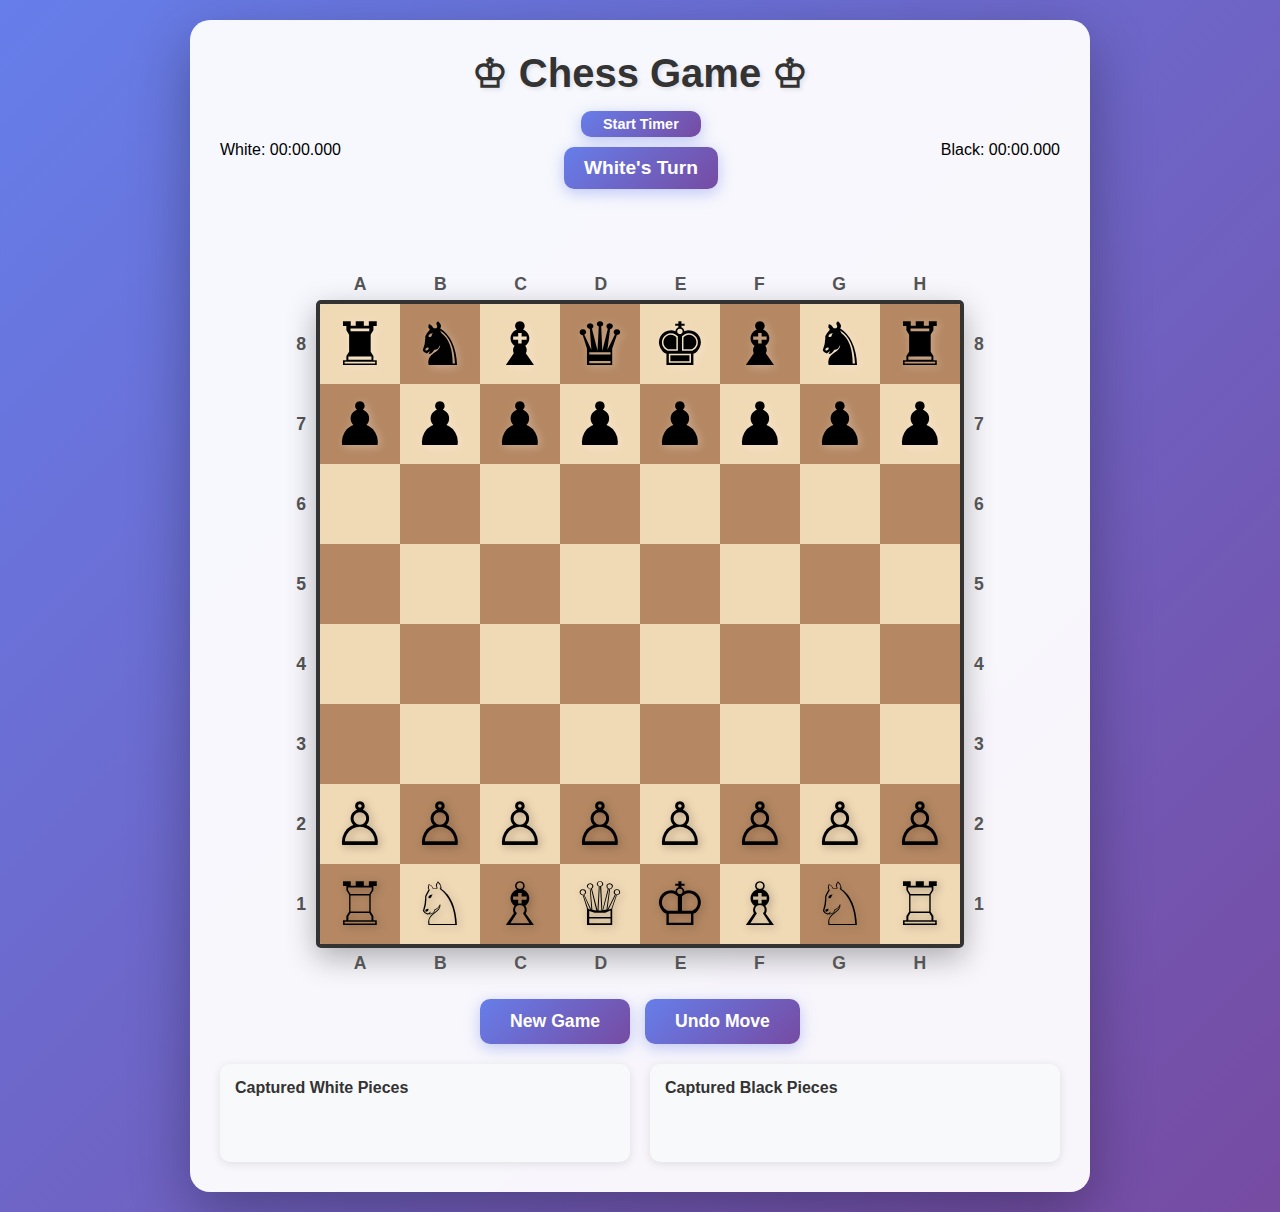
<file: index.html>
<!DOCTYPE html>
<html lang="en">

<head>
    <meta charset="UTF-8">
    <meta name="viewport"
        content="width=device-width, initial-scale=1.0, maximum-scale=1.0, user-scalable=no, viewport-fit=cover">
    <meta name="apple-mobile-web-app-capable" content="yes">
    <meta name="mobile-web-app-capable" content="yes">
    <title>Chess Game - Checkmate Edition</title>
    <link rel="stylesheet" href="styles.css">
</head>

<body>
    <div class="game-container">
        <div class="header">
            <h1>♔ Chess Game ♔</h1>
            <div class="game-info">
                <div class="timer" id="timer-white">
                    <span class="player-label">White:</span>
                    <span class="time-display">00:00.000</span>
                </div>

                <div class="center-info" style="display: flex; flex-direction: column; align-items: center; gap: 10px;">
                    <button id="start-timer-btn" class="btn secondary-btn"
                        style="padding: 5px 15px; font-size: 0.9em; margin: 0; min-width: 120px;">Start Timer</button>
                    <div class="turn-indicator">
                        <span id="current-turn">White's Turn</span>
                    </div>
                </div>

                <div class="timer" id="timer-black">
                    <span class="player-label">Black:</span>
                    <span class="time-display">00:00.000</span>
                </div>
            </div>
            <div class="status-message" id="status-message" style="margin-top: 15px;"></div>
        </div>

        <div class="board-container">
            <div class="coordinates coordinates-top">
                <span>A</span><span>B</span><span>C</span><span>D</span><span>E</span><span>F</span><span>G</span><span>H</span>
            </div>
            <div class="board-wrapper">
                <div class="coordinates coordinates-left">
                    <span>8</span><span>7</span><span>6</span><span>5</span><span>4</span><span>3</span><span>2</span><span>1</span>
                </div>
                <div id="chessboard" class="chessboard"></div>
                <div class="coordinates coordinates-right">
                    <span>8</span><span>7</span><span>6</span><span>5</span><span>4</span><span>3</span><span>2</span><span>1</span>
                </div>
            </div>
            <div class="coordinates coordinates-bottom">
                <span>A</span><span>B</span><span>C</span><span>D</span><span>E</span><span>F</span><span>G</span><span>H</span>
            </div>
        </div>

        <div class="controls">
            <button id="reset-btn" class="btn">New Game</button>
            <button id="undo-btn" class="btn">Undo Move</button>
        </div>

        <div class="captured-pieces">
            <div class="captured-section">
                <h3>Captured White Pieces</h3>
                <div id="captured-white" class="captured-list"></div>
            </div>
            <div class="captured-section">
                <h3>Captured Black Pieces</h3>
                <div id="captured-black" class="captured-list"></div>
            </div>
        </div>
    </div>

    <script src="chess.js"></script>
</body>

</html>
</file>
<file: styles.css>
* {
    margin: 0;
    padding: 0;
    box-sizing: border-box;
}

body {
    font-family: 'Segoe UI', Tahoma, Geneva, Verdana, sans-serif;
    background: linear-gradient(135deg, #667eea 0%, #764ba2 100%);
    min-height: 100vh;
    display: flex;
    justify-content: center;
    align-items: center;
    padding: 20px;
}

.game-container {
    background: rgba(255, 255, 255, 0.95);
    border-radius: 20px;
    padding: 30px;
    box-shadow: 0 20px 60px rgba(0, 0, 0, 0.3);
    max-width: 900px;
    width: 100%;
}

.header {
    text-align: center;
    margin-bottom: 20px;
}

.header h1 {
    color: #333;
    font-size: 2.5em;
    margin-bottom: 15px;
    text-shadow: 2px 2px 4px rgba(0, 0, 0, 0.1);
}

.game-info {
    display: flex;
    justify-content: space-between;
    align-items: center;
    flex-wrap: wrap;
    gap: 15px;
}

.turn-indicator {
    font-size: 1.2em;
    font-weight: bold;
    padding: 10px 20px;
    border-radius: 10px;
    background: linear-gradient(135deg, #667eea 0%, #764ba2 100%);
    color: white;
    cursor: pointer;
    box-shadow: 0 4px 15px rgba(102, 126, 234, 0.4);
    transition: transform 0.3s ease, box-shadow 0.3s ease;
}

.turn-indicator:hover {
    transform: translateY(-2px);
    box-shadow: 0 6px 20px rgba(102, 126, 234, 0.6);
}

.status-message {
    font-size: 1.1em;
    font-weight: bold;
    padding: 10px 20px;
    border-radius: 10px;
    min-height: 45px;
    display: flex;
    align-items: center;
    justify-content: center;
}

.status-message.check {
    background: #ff6b6b;
    color: white;
    animation: pulse 1s infinite;
}

.status-message.checkmate {
    background: #ee5a6f;
    color: white;
    animation: celebrate 0.5s ease;
}

.status-message.stalemate {
    background: #95a5a6;
    color: white;
}

@keyframes pulse {
    0%, 100% { transform: scale(1); }
    50% { transform: scale(1.05); }
}

@keyframes celebrate {
    0% { transform: scale(1) rotate(0deg); }
    50% { transform: scale(1.1) rotate(5deg); }
    100% { transform: scale(1) rotate(0deg); }
}

.board-container {
    display: flex;
    flex-direction: column;
    align-items: center;
    margin: 20px 0;
}

.board-wrapper {
    display: flex;
    align-items: center;
    gap: 10px;
}

.coordinates {
    display: flex;
    flex-direction: column;
    justify-content: space-around;
    font-weight: bold;
    color: #555;
    font-size: 1.1em;
}

.coordinates-top, .coordinates-bottom {
    display: flex;
    flex-direction: row;
    justify-content: space-around;
    width: 640px;
    padding: 5px 0;
}

.coordinates-left, .coordinates-right {
    height: 640px;
}

.chessboard {
    display: grid;
    grid-template-columns: repeat(8, 80px);
    grid-template-rows: repeat(8, 80px);
    border: 4px solid #333;
    box-shadow: 0 10px 30px rgba(0, 0, 0, 0.3);
    border-radius: 5px;
    overflow: hidden;
}

.square {
    width: 80px;
    height: 80px;
    display: flex;
    justify-content: center;
    align-items: center;
    position: relative;
    transition: background-color 0.2s ease;
    cursor: pointer;
}

.square.light {
    background-color: #f0d9b5;
}

.square.dark {
    background-color: #b58863;
}

.square.highlight {
    background-color: #baca44 !important;
    animation: highlight 0.3s ease;
}

.square.selected {
    background-color: #7fc8f8 !important;
    box-shadow: inset 0 0 20px rgba(127, 200, 248, 0.8);
}

.square.possible-move {
    background-color: #90ee90 !important;
}

.square.possible-move::after {
    content: '';
    width: 30px;
    height: 30px;
    border-radius: 50%;
    background-color: rgba(144, 238, 144, 0.6);
    position: absolute;
    animation: fadeIn 0.3s ease;
}

.square.possible-capture {
    background-color: #ff6b6b !important;
    border: 3px solid #ff4757;
}

.square.in-check {
    background-color: #ff6b6b !important;
    animation: checkPulse 1s infinite;
}

@keyframes highlight {
    0% { transform: scale(1); }
    50% { transform: scale(1.1); }
    100% { transform: scale(1); }
}

@keyframes fadeIn {
    from { opacity: 0; transform: scale(0.5); }
    to { opacity: 1; transform: scale(1); }
}

@keyframes checkPulse {
    0%, 100% { box-shadow: inset 0 0 20px rgba(255, 107, 107, 0.8); }
    50% { box-shadow: inset 0 0 30px rgba(255, 107, 107, 1); }
}

.piece {
    font-size: 60px;
    cursor: grab;
    user-select: none;
    transition: transform 0.2s ease;
    z-index: 10;
    position: relative;
}

.piece:hover {
    transform: scale(1.1);
}

.piece.dragging {
    cursor: grabbing;
    transform: scale(1.2);
    z-index: 1000;
    opacity: 0.9;
}

.piece.white {
    filter: drop-shadow(2px 2px 4px rgba(0, 0, 0, 0.3));
}

.piece.black {
    filter: drop-shadow(2px 2px 4px rgba(255, 255, 255, 0.3));
}

@keyframes movePiece {
    from {
        transform: scale(1);
    }
    50% {
        transform: scale(1.15);
    }
    to {
        transform: scale(1);
    }
}

.piece.moving {
    animation: movePiece 0.3s ease;
}

.controls {
    display: flex;
    justify-content: center;
    gap: 15px;
    margin: 20px 0;
}

.btn {
    padding: 12px 30px;
    font-size: 1.1em;
    font-weight: bold;
    border: none;
    border-radius: 10px;
    background: linear-gradient(135deg, #667eea 0%, #764ba2 100%);
    color: white;
    cursor: pointer;
    transition: all 0.3s ease;
    box-shadow: 0 4px 15px rgba(102, 126, 234, 0.4);
}

.btn:hover {
    transform: translateY(-2px);
    box-shadow: 0 6px 20px rgba(102, 126, 234, 0.6);
}

.btn:active {
    transform: translateY(0);
}

.captured-pieces {
    display: flex;
    justify-content: space-around;
    margin-top: 20px;
    gap: 20px;
}

.captured-section {
    flex: 1;
    background: #f8f9fa;
    padding: 15px;
    border-radius: 10px;
    box-shadow: 0 2px 10px rgba(0, 0, 0, 0.1);
}

.captured-section h3 {
    color: #333;
    margin-bottom: 10px;
    font-size: 1em;
}

.captured-list {
    display: flex;
    flex-wrap: wrap;
    gap: 5px;
    min-height: 40px;
}

.captured-piece {
    font-size: 30px;
    opacity: 0.6;
    animation: captureAnimation 0.5s ease;
}

@keyframes captureAnimation {
    from {
        transform: scale(0) rotate(180deg);
        opacity: 0;
    }
    to {
        transform: scale(1) rotate(0deg);
        opacity: 0.6;
    }
}

@media (max-width: 768px) {
    .chessboard {
        grid-template-columns: repeat(8, 50px);
        grid-template-rows: repeat(8, 50px);
    }
    
    .square {
        width: 50px;
        height: 50px;
    }
    
    .piece {
        font-size: 40px;
    }
    
    .coordinates-top, .coordinates-bottom {
        width: 400px;
    }
    
    .coordinates-left, .coordinates-right {
        height: 400px;
    }
}
</file>
